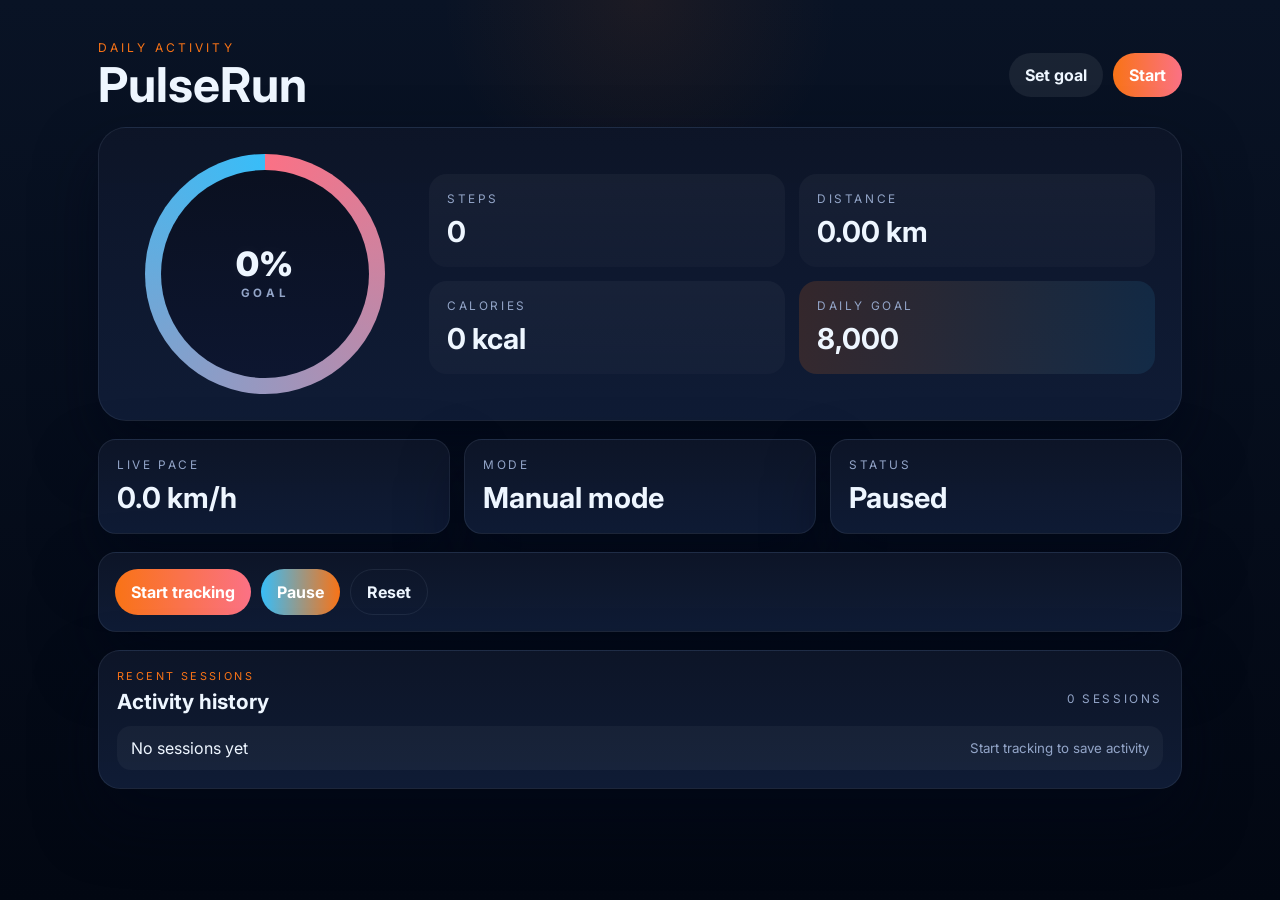
<file: index.html>
<!DOCTYPE html>
<html lang="en">
  <head>
    <meta charset="UTF-8" />
    <meta name="viewport" content="width=device-width, initial-scale=1.0" />
    <meta name="theme-color" content="#0f172a" />
    <meta name="description" content="A sporty step tracker inspired by fitness apps." />
    <link rel="manifest" href="manifest.json" />
    <link rel="stylesheet" href="style.css" />
    <title>PulseRun</title>
  </head>
  <body>
    <div class="app-shell">
      <header class="top-bar">
        <div>
          <p class="eyebrow">Daily activity</p>
          <h1>PulseRun</h1>
        </div>
        <div class="top-actions">
          <button class="icon-btn" id="goalBtn">Set goal</button>
          <button class="action-btn" id="toggleBtn">Start</button>
        </div>
      </header>

      <main class="dashboard">
        <section class="hero-card">
          <div class="ring-panel">
            <div class="progress-ring">
              <div class="ring-center">
                <span id="goalPercent">0%</span>
                <small>goal</small>
              </div>
            </div>
          </div>

          <div class="hero-details">
            <div class="hero-row">
              <article class="metric-card">
                <span>Steps</span>
                <strong id="stepsCount">0</strong>
              </article>
              <article class="metric-card">
                <span>Distance</span>
                <strong id="distanceCount">0.00 km</strong>
              </article>
            </div>
            <div class="hero-row">
              <article class="metric-card">
                <span>Calories</span>
                <strong id="caloriesCount">0 kcal</strong>
              </article>
              <article class="metric-card accent-card">
                <span>Daily goal</span>
                <strong id="goalText">8,000</strong>
              </article>
            </div>
          </div>
        </section>

        <section class="info-row">
          <div class="info-card">
            <span>Live pace</span>
            <h3 id="paceCount">0.0 km/h</h3>
          </div>
          <div class="info-card">
            <span>Mode</span>
            <h3 id="modeLabel">Ready</h3>
          </div>
          <div class="info-card">
            <span>Status</span>
            <h3 id="statusLabel">Waiting</h3>
          </div>
        </section>

        <section class="controls-panel">
          <button class="control-btn primary" id="startBtn">Start tracking</button>
          <button class="control-btn" id="pauseBtn">Pause</button>
          <button class="control-btn ghost" id="resetBtn">Reset</button>
        </section>

        <section class="history-panel">
          <div class="history-header">
            <div>
              <p class="eyebrow small">Recent sessions</p>
              <h2>Activity history</h2>
            </div>
            <span id="historySummary">0 sessions</span>
          </div>
          <ul id="historyList"></ul>
        </section>
      </main>
    </div>

    <div class="modal" id="goalModal">
      <div class="modal-card">
        <div class="modal-header">
          <div>
            <p class="eyebrow small">Setup</p>
            <h2>Set your daily goal</h2>
          </div>
          <button class="modal-close" id="closeModalBtn">×</button>
        </div>

        <label for="goalInput">Target steps</label>
        <input id="goalInput" type="number" min="1000" step="500" />

        <div class="preset-row">
          <button class="preset-btn" data-goal="5000">5K</button>
          <button class="preset-btn" data-goal="8000">8K</button>
          <button class="preset-btn" data-goal="10000">10K</button>
          <button class="preset-btn" data-goal="12000">12K</button>
        </div>

        <button class="control-btn primary full-width" id="saveGoalBtn">Save goal</button>
      </div>
    </div>

    <script src="script.js"></script>
  </body>
</html>
</file>
<file: style.css>
@import url('https://fonts.googleapis.com/css?family=Inter:wght@400;500;600;700&display=swap');

:root {
  --bg: #06111f;
  --surface: #0d1528;
  --surface-2: #101d37;
  --text: #eef6ff;
  --muted: #93a5c8;
  --accent: #f97316;
  --accent-2: #fb7185;
  --accent-3: #38bdf8;
  --border: rgba(148, 163, 184, 0.12);
  --shadow: 0 30px 60px rgba(2, 8, 23, 0.55);
}

* {
  box-sizing: border-box;
  margin: 0;
  padding: 0;
}

body {
  font-family: 'Inter', sans-serif;
  background:
    radial-gradient(circle at top, rgba(249, 115, 22, 0.08), transparent 18%),
    linear-gradient(180deg, #091325, #020712);
  min-height: 100vh;
  color: var(--text);
}

button,
input {
  font: inherit;
}

button {
  cursor: pointer;
}

.app-shell {
  max-width: 1120px;
  margin: 0 auto;
  padding: 40px 18px 64px;
}

.top-bar {
  display: flex;
  justify-content: space-between;
  align-items: center;
  gap: 16px;
  margin-bottom: 18px;
}

.top-bar h1 {
  font-size: clamp(2rem, 4vw, 3rem);
  line-height: 1;
}

.top-actions {
  display: flex;
  align-items: center;
  gap: 10px;
}

.eyebrow {
  font-size: 0.75rem;
  text-transform: uppercase;
  letter-spacing: 0.26em;
  color: var(--accent);
  margin-bottom: 6px;
}

.eyebrow.small {
  letter-spacing: 0.22em;
  font-size: 0.68rem;
}

.dashboard {
  display: grid;
  gap: 18px;
}

.hero-card,
.info-card,
.controls-panel,
.history-panel,
.modal-card {
  background: linear-gradient(180deg, rgba(13, 21, 40, 0.98), rgba(16, 29, 55, 0.95));
  border: 1px solid var(--border);
  box-shadow: var(--shadow);
}

.hero-card {
  border-radius: 28px;
  padding: 26px;
  display: grid;
  grid-template-columns: 280px 1fr;
  gap: 24px;
  align-items: center;
}

.ring-panel {
  display: flex;
  justify-content: center;
}

.progress-ring {
  --progress-deg: 0deg;
  width: 240px;
  height: 240px;
  border-radius: 50%;
  display: grid;
  place-items: center;
  background:
    radial-gradient(circle at center, #0a1222 58%, transparent 59%),
    conic-gradient(var(--accent) 0deg, var(--accent-2) var(--progress-deg), var(--accent-3) 360deg);
  position: relative;
}

.progress-ring::before {
  content: '';
  position: absolute;
  inset: 16px;
  border-radius: 50%;
  background: linear-gradient(180deg, #0a1020, #0d1630);
}

.ring-center {
  position: relative;
  z-index: 1;
  text-align: center;
}

.ring-center span {
  display: block;
  font-size: 2.1rem;
  font-weight: 900;
  line-height: 1;
  letter-spacing: 0.02em;
  text-shadow: 0 0 16px rgba(255, 255, 255, 0.06);
}

.ring-center small {
  color: var(--muted);
  text-transform: uppercase;
  letter-spacing: 0.32em;
  font-size: 0.72rem;
  font-weight: 700;
}

.hero-details {
  display: grid;
  gap: 14px;
}

.hero-row {
  display: grid;
  grid-template-columns: repeat(2, minmax(0, 1fr));
  gap: 14px;
}

.metric-card {
  background: linear-gradient(180deg, rgba(255, 255, 255, 0.04), rgba(255, 255, 255, 0.025));
  padding: 18px;
  border-radius: 18px;
}

.metric-card span,
.info-card span,
.history-header span {
  display: block;
  color: var(--muted);
  font-size: 0.74rem;
  text-transform: uppercase;
  letter-spacing: 0.22em;
  margin-bottom: 8px;
}

.metric-card strong,
.info-card h3 {
  font-size: 1.8rem;
}

.accent-card {
  background: linear-gradient(90deg, rgba(249, 115, 22, 0.16), rgba(56, 189, 248, 0.1));
}

.info-row {
  display: grid;
  grid-template-columns: repeat(3, minmax(0, 1fr));
  gap: 14px;
}

.info-card {
  border-radius: 18px;
  padding: 18px;
}

.controls-panel {
  border-radius: 18px;
  padding: 16px;
  display: flex;
  gap: 10px;
  flex-wrap: wrap;
}

.history-panel {
  border-radius: 22px;
  padding: 18px;
}

.history-header {
  display: flex;
  justify-content: space-between;
  align-items: end;
  gap: 16px;
  margin-bottom: 12px;
}

.history-header h2 {
  font-size: 1.3rem;
}

#historyList {
  list-style: none;
  display: grid;
  gap: 10px;
}

#historyList li {
  display: flex;
  justify-content: space-between;
  align-items: center;
  gap: 10px;
  padding: 12px 14px;
  border-radius: 14px;
  background: rgba(255, 255, 255, 0.04);
}

#historyList li small {
  color: var(--muted);
}

.action-btn,
.icon-btn,
.control-btn,
.preset-btn,
.modal-close {
  appearance: none;
  border: none;
}

.action-btn,
.control-btn,
.icon-btn,
.preset-btn {
  border-radius: 999px;
  padding: 12px 16px;
  font-weight: 700;
}

.action-btn,
.control-btn.primary {
  background: linear-gradient(90deg, var(--accent), var(--accent-2));
  color: #fff;
}

.icon-btn {
  background: rgba(255, 255, 255, 0.07);
  color: var(--text);
}

.control-btn {
  background: linear-gradient(90deg, var(--accent-3), var(--accent));
  color: #fff;
}

.control-btn.ghost {
  background: transparent;
  border: 1px solid var(--border);
  color: var(--text);
}

.preset-btn {
  background: rgba(255, 255, 255, 0.06);
  color: var(--text);
}

.modal {
  position: fixed;
  inset: 0;
  background: rgba(2, 7, 18, 0.78);
  display: none;
  align-items: center;
  justify-content: center;
  padding: 18px;
}

.modal.open {
  display: flex;
}

.modal-card {
  width: min(420px, 100%);
  border-radius: 22px;
  padding: 18px;
}

.modal-header {
  display: flex;
  justify-content: space-between;
  align-items: start;
  gap: 10px;
  margin-bottom: 14px;
}

.modal-card label {
  display: block;
  color: var(--muted);
  margin-bottom: 8px;
  font-weight: 700;
}

.modal-card input {
  width: 100%;
  padding: 14px 16px;
  border-radius: 12px;
  border: 1px solid var(--border);
  background: #0a1222;
  color: var(--text);
  margin-bottom: 12px;
  font-size: 1rem;
  font-weight: 700;
}

.preset-row {
  display: flex;
  gap: 8px;
  flex-wrap: wrap;
  margin-bottom: 12px;
}

.full-width {
  width: 100%;
}

.modal-close {
  background: transparent;
  color: var(--text);
  font-size: 1.4rem;
}

@media (max-width: 920px) {
  .hero-card {
    grid-template-columns: 1fr;
  }
}

@media (max-width: 640px) {
  .app-shell {
    padding: 24px 12px 48px;
  }

  .hero-row,
  .info-row {
    grid-template-columns: 1fr;
  }

  .top-bar,
  .history-header {
    flex-direction: column;
    align-items: flex-start;
  }

  .top-actions {
    width: 100%;
  }

  .top-actions button {
    flex: 1;
  }

  .progress-ring {
    width: 200px;
    height: 200px;
  }
}
</file>
